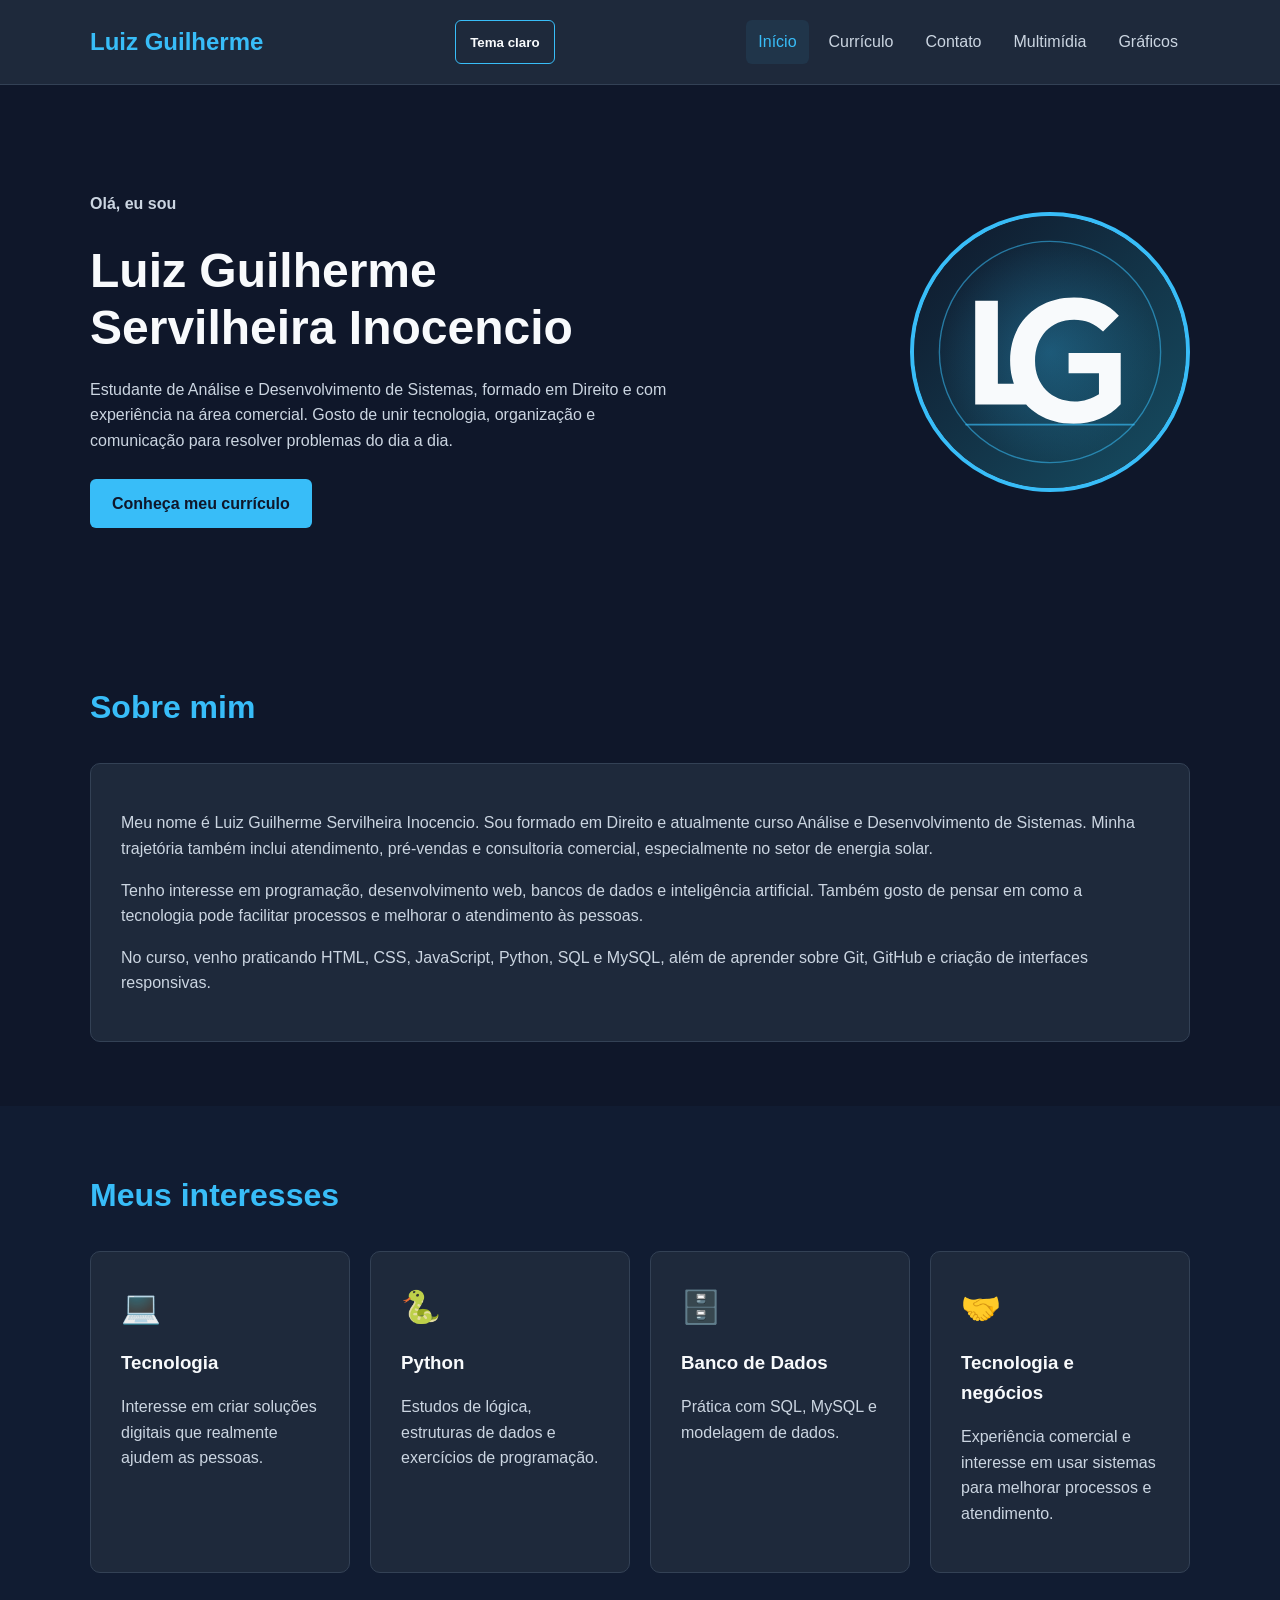
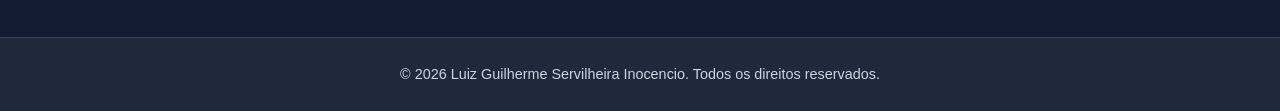
<file: index.html>
<!DOCTYPE html>
<html lang="pt-BR">
<head>
    <meta charset="UTF-8">
    <meta name="viewport" content="width=device-width, initial-scale=1.0">
    <meta name="description" content="Portfólio pessoal de Luiz Guilherme Servilheira Inocencio">
    <title>Início | Luiz Guilherme</title>
    <link rel="stylesheet" href="css/estilos.css">
</head>
<body>

    <header class="cabecalho">
        <div class="container">
            <h1>Luiz Guilherme</h1>
            <button type="button" class="botao-tema" id="alternar-tema" aria-label="Alternar tema claro e escuro">Tema claro</button>

            <nav class="navegacao" aria-label="Navegação principal">
                <ul>
                    <li><a href="index.html" class="ativo">Início</a></li>
                    <li><a href="curriculo.html">Currículo</a></li>
                    <li><a href="formulario.html">Contato</a></li>
                    <li><a href="multimidia.html">Multimídia</a></li>
                    <li><a href="graficos.html">Gráficos</a></li>
                </ul>
            </nav>
        </div>
    </header>

    <main>
        <section class="hero">
            <div class="container hero-conteudo">

                <div class="hero-texto">
                    <p class="destaque">Olá, eu sou</p>

                    <h2>Luiz Guilherme<br>Servilheira Inocencio</h2>

                    <p>
                        Estudante de Análise e Desenvolvimento de Sistemas,
                        formado em Direito e com experiência na área comercial.
                        Gosto de unir tecnologia, organização e comunicação
                        para resolver problemas do dia a dia.
                    </p>

                    <a href="curriculo.html" class="botao">
                        Conheça meu currículo
                    </a>
                </div>

                <div class="foto-container">
                    <img
                        src="img/perfil-luiz.svg"
                        alt="Ilustração com as iniciais LG, de Luiz Guilherme"
                        class="foto-perfil"
                    >
                </div>

            </div>
        </section>

        <section class="secao">
            <div class="container">

                <h2 class="titulo-secao">Sobre mim</h2>

                <article class="card sobre-mim">
                    <p>
                        Meu nome é Luiz Guilherme Servilheira Inocencio. Sou formado
                        em Direito e atualmente curso Análise e Desenvolvimento
                        de Sistemas. Minha trajetória também inclui atendimento,
                        pré-vendas e consultoria comercial, especialmente no setor de energia solar.
                    </p>

                    <p>
                        Tenho interesse em programação, desenvolvimento web,
                        bancos de dados e inteligência artificial. Também gosto
                        de pensar em como a tecnologia pode facilitar processos
                        e melhorar o atendimento às pessoas.
                    </p>

                    <p>
                        No curso, venho praticando HTML, CSS, JavaScript,
                        Python, SQL e MySQL, além de aprender sobre Git,
                        GitHub e criação de interfaces responsivas.
                    </p>
                </article>

            </div>
        </section>

        <section class="secao secao-alternativa">
            <div class="container">

                <h2 class="titulo-secao">Meus interesses</h2>

                <div class="grade-cards">

                    <article class="card">
                        <span class="icone">💻</span>
                        <h3>Tecnologia</h3>
                        <p>
                            Interesse em criar soluções digitais que
                            realmente ajudem as pessoas.
                        </p>
                    </article>

                    <article class="card">
                        <span class="icone">🐍</span>
                        <h3>Python</h3>
                        <p>
                            Estudos de lógica, estruturas de dados e
                            exercícios de programação.
                        </p>
                    </article>

                    <article class="card">
                        <span class="icone">🗄️</span>
                        <h3>Banco de Dados</h3>
                        <p>
                            Prática com SQL, MySQL e modelagem de dados.
                        </p>
                    </article>

                    <article class="card">
                        <span class="icone">🤝</span>
                        <h3>Tecnologia e negócios</h3>
                        <p>
                            Experiência comercial e interesse em usar sistemas
                            para melhorar processos e atendimento.
                        </p>
                    </article>

                </div>

            </div>
        </section>
    </main>

    <footer class="rodape">
        <div class="container">
            <p>&copy; 2026 Luiz Guilherme Servilheira Inocencio. Todos os direitos reservados.</p>
        </div>
    </footer>

    <script src="js/scripts.js" defer></script>
</body>
</html>
</file>
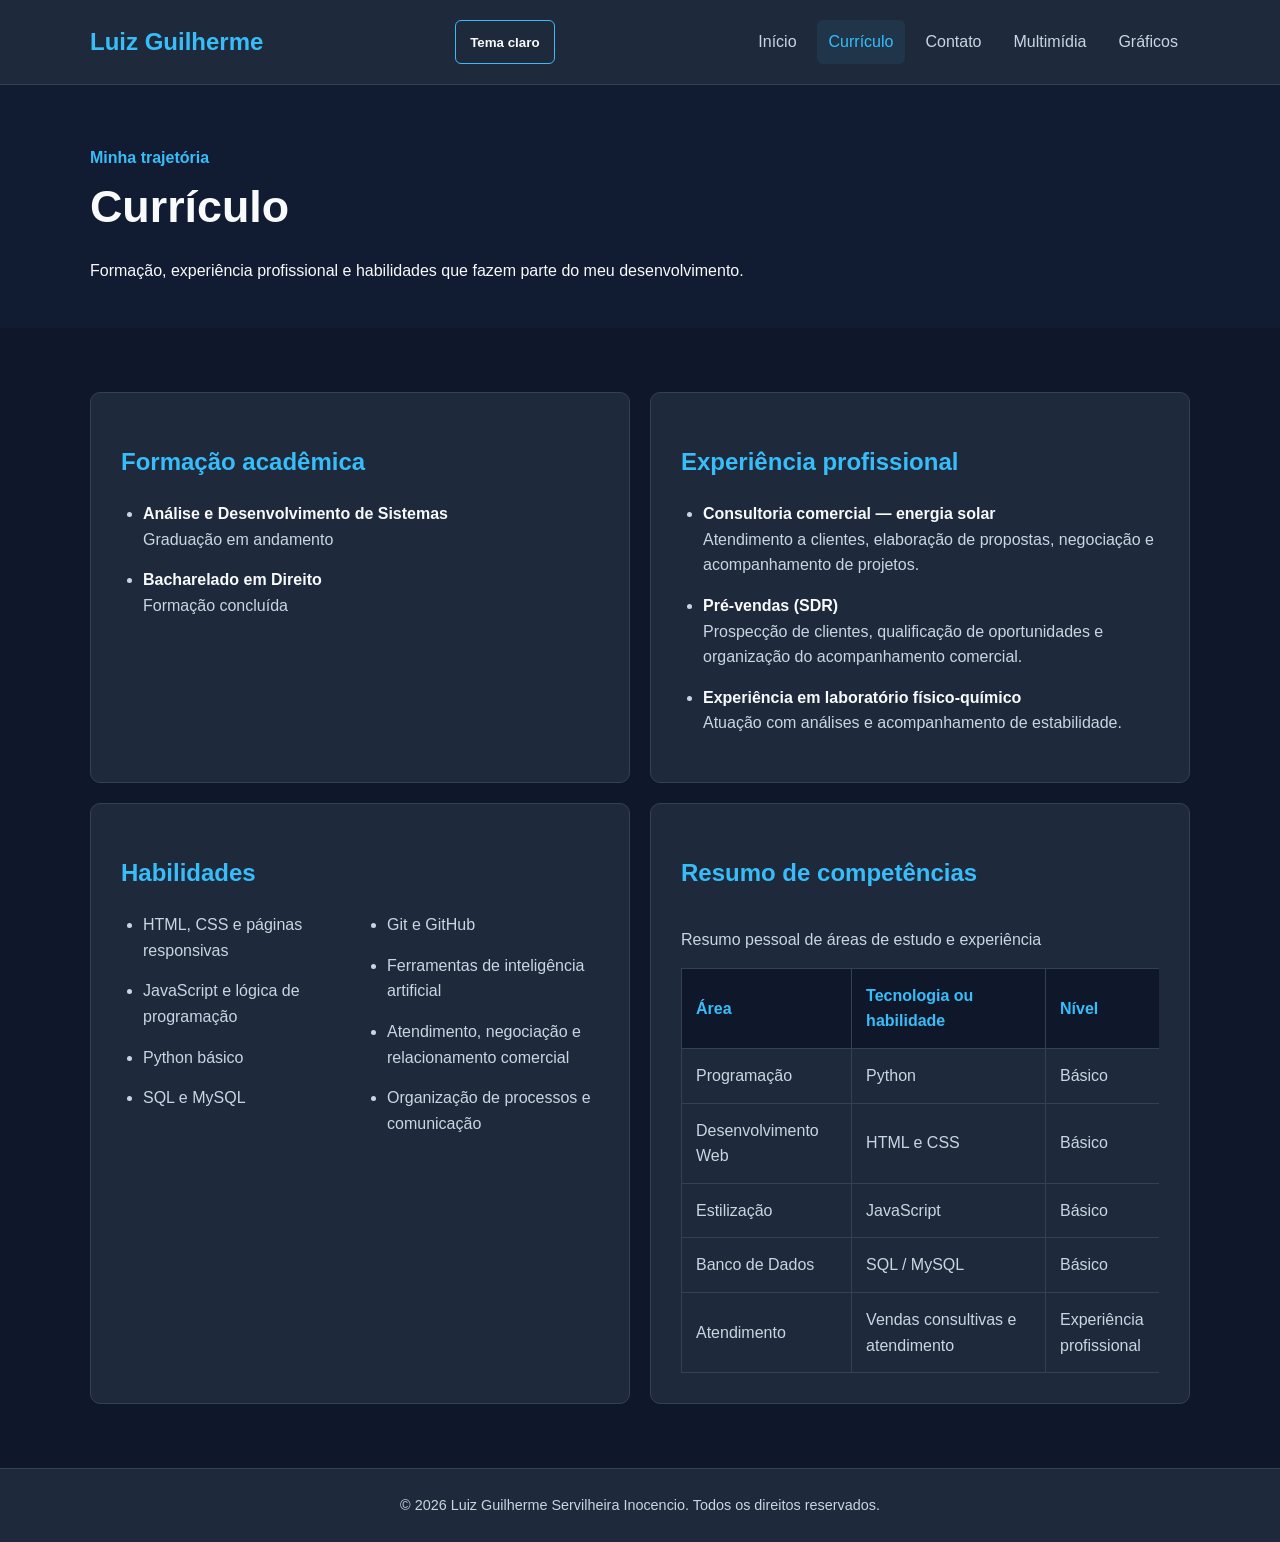
<file: curriculo.html>
<!DOCTYPE html>
<html lang="pt-BR">
<head>
    <meta charset="UTF-8">
    <meta name="viewport" content="width=device-width, initial-scale=1.0">
    <meta name="description" content="Currículo de Luiz Guilherme Servilheira Inocencio">
    <title>Currículo | Luiz Guilherme</title>
    <link rel="stylesheet" href="css/estilos.css">
</head>
<body>

    <header class="cabecalho">
        <div class="container">
            <h1>Luiz Guilherme</h1>
            <button type="button" class="botao-tema" id="alternar-tema" aria-label="Alternar tema claro e escuro">Tema claro</button>

            <nav class="navegacao" aria-label="Navegação principal">
                <ul>
                    <li><a href="index.html">Início</a></li>
                    <li><a href="curriculo.html" class="ativo">Currículo</a></li>
                    <li><a href="formulario.html">Contato</a></li>
                    <li><a href="multimidia.html">Multimídia</a></li>
                    <li><a href="graficos.html">Gráficos</a></li>
                </ul>
            </nav>
        </div>
    </header>

    <main>
        <section class="pagina-topo">
            <div class="container">
                <p class="destaque">Minha trajetória</p>
                <h2>Currículo</h2>
                <p>
                    Formação, experiência profissional e habilidades
                    que fazem parte do meu desenvolvimento.
                </p>
            </div>
        </section>

        <section class="secao">
            <div class="container grid-curriculo">

                <article class="card">
                    <h2 class="subtitulo">Formação acadêmica</h2>

                    <ul class="lista">
                        <li>
                            <strong>Análise e Desenvolvimento de Sistemas</strong>
                            <br>
                            Graduação em andamento
                        </li>
                        <li>
                            <strong>Bacharelado em Direito</strong>
                            <br>
                            Formação concluída
                        </li>
                    </ul>
                </article>

                <article class="card">
                    <h2 class="subtitulo">Experiência profissional</h2>

                    <ul class="lista">
                        <li>
                            <strong>Consultoria comercial — energia solar</strong>
                            <br>
                            Atendimento a clientes, elaboração de propostas,
                            negociação e acompanhamento de projetos.
                        </li>
                        <li>
                            <strong>Pré-vendas (SDR)</strong>
                            <br>
                            Prospecção de clientes, qualificação de oportunidades
                            e organização do acompanhamento comercial.
                        </li>
                        <li>
                            <strong>Experiência em laboratório físico-químico</strong>
                            <br>
                            Atuação com análises e acompanhamento de estabilidade.
                        </li>
                    </ul>
                </article>

                <article class="card">
                    <h2 class="subtitulo">Habilidades</h2>

                    <ul class="lista habilidades">
                        <li>HTML, CSS e páginas responsivas</li>
                        <li>JavaScript e lógica de programação</li>
                        <li>Python básico</li>
                        <li>SQL e MySQL</li>
                        <li>Git e GitHub</li>
                        <li>Ferramentas de inteligência artificial</li>
                        <li>Atendimento, negociação e relacionamento comercial</li>
                        <li>Organização de processos e comunicação</li>
                    </ul>
                </article>

                <article class="card">
                    <h2 class="subtitulo">Resumo de competências</h2>

                    <div class="tabela-container">
                        <table>
                            <caption>Resumo pessoal de áreas de estudo e experiência</caption>

                            <thead>
                                <tr>
                                    <th scope="col">Área</th>
                                    <th scope="col">Tecnologia ou habilidade</th>
                                    <th scope="col">Nível</th>
                                </tr>
                            </thead>

                            <tbody>
                                <tr>
                                    <td>Programação</td>
                                    <td>Python</td>
                                    <td>Básico</td>
                                </tr>

                                <tr>
                                    <td>Desenvolvimento Web</td>
                                    <td>HTML e CSS</td>
                                    <td>Básico</td>
                                </tr>

                                <tr>
                                    <td>Estilização</td>
                                    <td>JavaScript</td>
                                    <td>Básico</td>
                                </tr>

                                <tr>
                                    <td>Banco de Dados</td>
                                    <td>SQL / MySQL</td>
                                    <td>Básico</td>
                                </tr>

                                <tr>
                                    <td>Atendimento</td>
                                    <td>Vendas consultivas e atendimento</td>
                                    <td>Experiência profissional</td>
                                </tr>
                            </tbody>
                        </table>
                    </div>
                </article>

            </div>
        </section>
    </main>

    <footer class="rodape">
        <div class="container">
            <p>&copy; 2026 Luiz Guilherme Servilheira Inocencio. Todos os direitos reservados.</p>
        </div>
    </footer>

    <script src="js/scripts.js" defer></script>
</body>
</html>
</file>
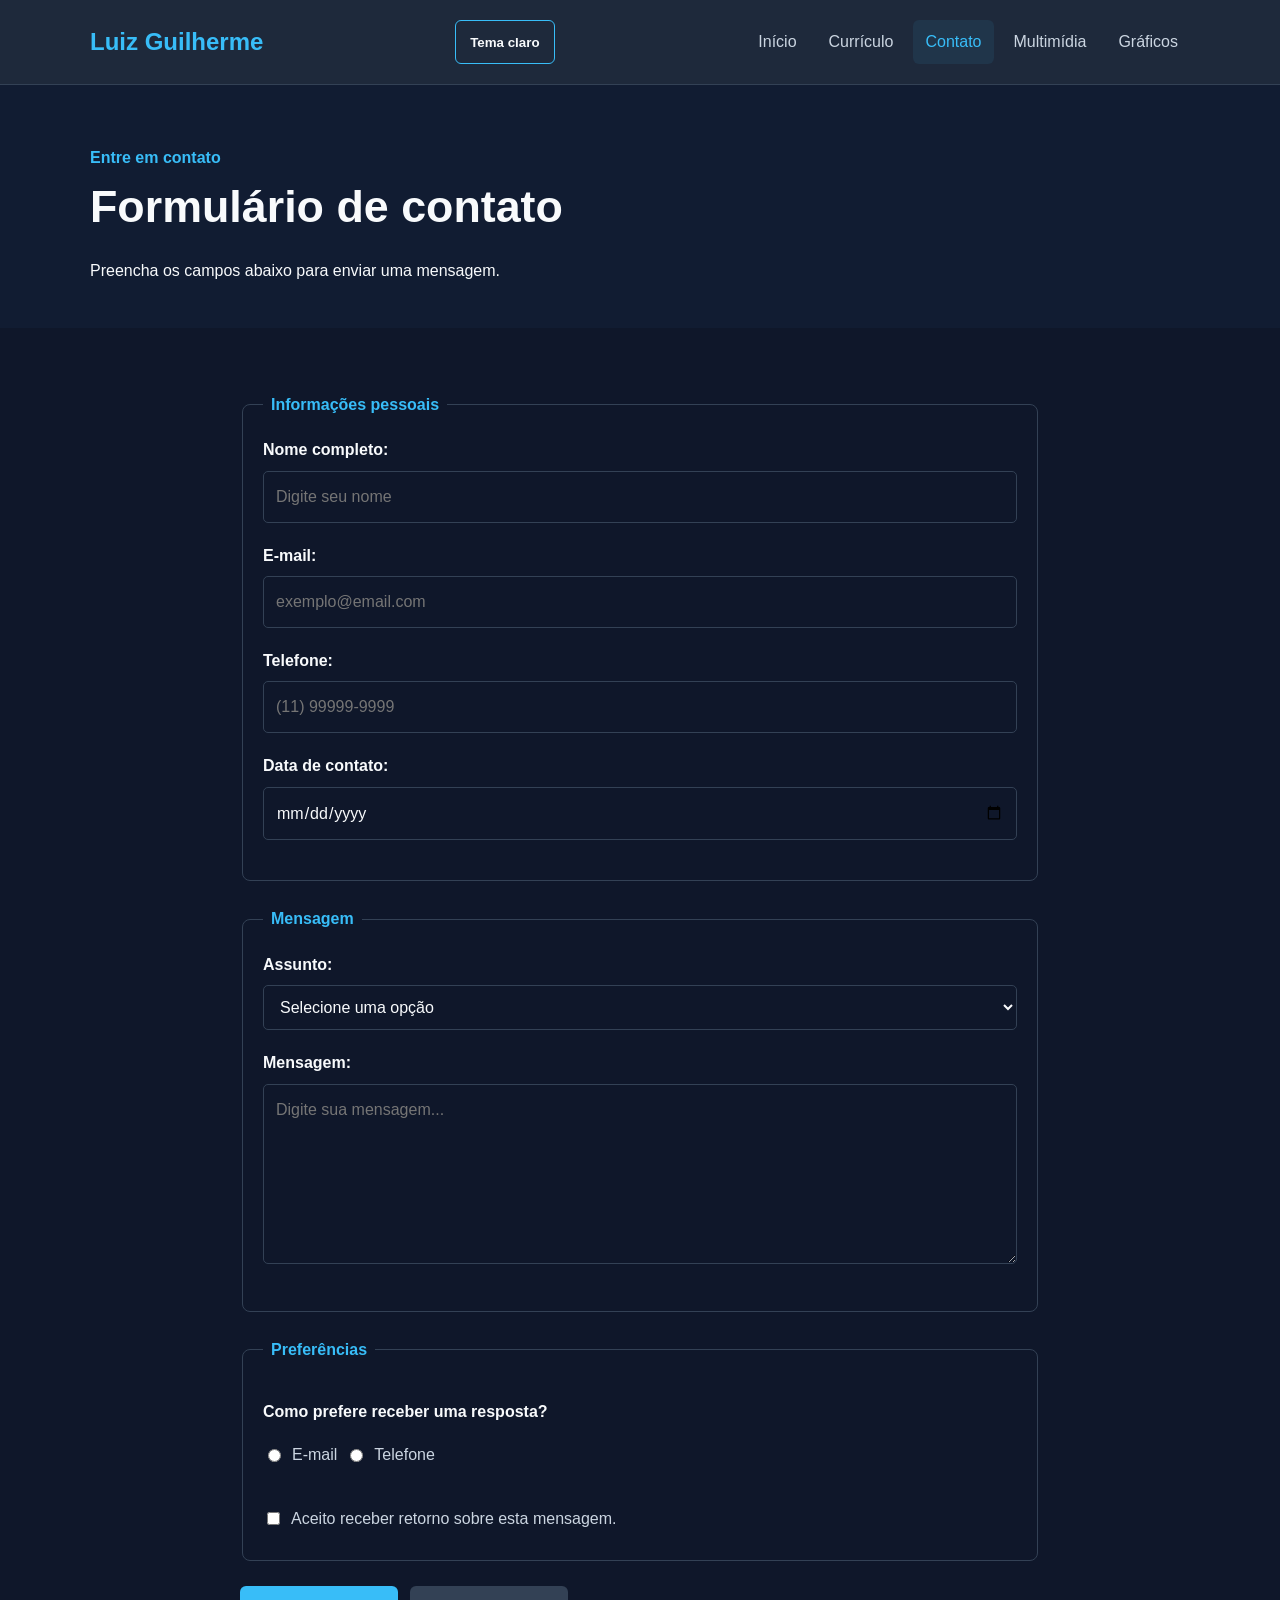
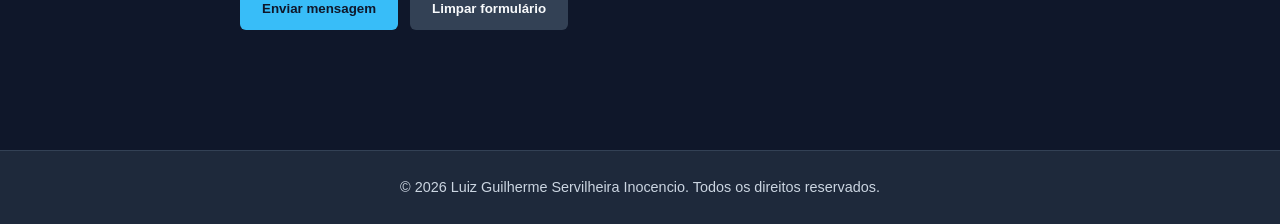
<file: formulario.html>
<!DOCTYPE html>
<html lang="pt-BR">
<head>
    <meta charset="UTF-8">
    <meta name="viewport" content="width=device-width, initial-scale=1.0">
    <meta name="description" content="Formulário de contato de Luiz Guilherme">
    <title>Contato | Luiz Guilherme</title>
    <link rel="stylesheet" href="css/estilos.css">
</head>
<body>

    <header class="cabecalho">
        <div class="container">
            <h1>Luiz Guilherme</h1>
            <button type="button" class="botao-tema" id="alternar-tema" aria-label="Alternar tema claro e escuro">Tema claro</button>

            <nav class="navegacao" aria-label="Navegação principal">
                <ul>
                    <li><a href="index.html">Início</a></li>
                    <li><a href="curriculo.html">Currículo</a></li>
                    <li><a href="formulario.html" class="ativo">Contato</a></li>
                    <li><a href="multimidia.html">Multimídia</a></li>
                    <li><a href="graficos.html">Gráficos</a></li>
                </ul>
            </nav>
        </div>
    </header>

    <main>
        <section class="pagina-topo">
            <div class="container">
                <p class="destaque">Entre em contato</p>
                <h2>Formulário de contato</h2>
                <p>
                    Preencha os campos abaixo para enviar uma mensagem.
                </p>
            </div>
        </section>

        <section class="secao">
            <div class="container">

                <form class="formulario" id="form-contato" action="#" method="post">

                    <fieldset>
                        <legend>Informações pessoais</legend>

                        <div class="campo">
                            <label for="nome">Nome completo:</label>
                            <input
                                type="text"
                                id="nome"
                                name="nome"
                                placeholder="Digite seu nome"
                                required
                            >
                        </div>

                        <div class="campo">
                            <label for="email">E-mail:</label>
                            <input
                                type="email"
                                id="email"
                                name="email"
                                placeholder="exemplo@email.com"
                                required
                            >
                        </div>

                        <div class="campo">
                            <label for="telefone">Telefone:</label>
                            <input
                                type="tel"
                                id="telefone"
                                name="telefone"
                                placeholder="(11) 99999-9999"
                                required
                            >
                        </div>

                        <div class="campo">
                            <label for="data">Data de contato:</label>
                            <input
                                type="date"
                                id="data"
                                name="data"
                                required
                            >
                        </div>

                    </fieldset>

                    <fieldset>
                        <legend>Mensagem</legend>

                        <div class="campo">
                            <label for="assunto">Assunto:</label>
                            <select id="assunto" name="assunto" required>
                                <option value="">Selecione uma opção</option>
                                <option value="duvida">Dúvida</option>
                                <option value="proposta">Proposta profissional</option>
                                <option value="feedback">Feedback</option>
                                <option value="outro">Outro</option>
                            </select>
                        </div>

                        <div class="campo">
                            <label for="mensagem">Mensagem:</label>
                            <textarea
                                id="mensagem"
                                name="mensagem"
                                rows="6"
                                placeholder="Digite sua mensagem..."
                                required
                            ></textarea>
                        </div>

                    </fieldset>

                    <fieldset>
                        <legend>Preferências</legend>

                        <p class="label-grupo">
                            Como prefere receber uma resposta?
                        </p>

                        <div class="opcoes">
                            <label>
                                <input
                                    type="radio"
                                    name="preferencia"
                                    value="email"
                                    required
                                >
                                E-mail
                            </label>

                            <label>
                                <input
                                    type="radio"
                                    name="preferencia"
                                    value="telefone"
                                >
                                Telefone
                            </label>
                        </div>

                        <label class="checkbox">
                            <input
                                type="checkbox"
                                name="aceite"
                                value="sim"
                                required
                            >
                            Aceito receber retorno sobre esta mensagem.
                        </label>

                    </fieldset>

                    <div class="acoes-formulario">
                        <button type="submit" class="botao">
                            Enviar mensagem
                        </button>

                        <button type="reset" class="botao botao-secundario">
                            Limpar formulário
                        </button>
                    </div>

                    <p id="mensagem-formulario" class="mensagem-formulario" role="status" aria-live="polite"></p>
                </form>

            </div>
        </section>
    </main>

    <footer class="rodape">
        <div class="container">
            <p>&copy; 2026 Luiz Guilherme Servilheira Inocencio. Todos os direitos reservados.</p>
        </div>
    </footer>

    <script src="js/scripts.js" defer></script>
</body>
</html>
</file>
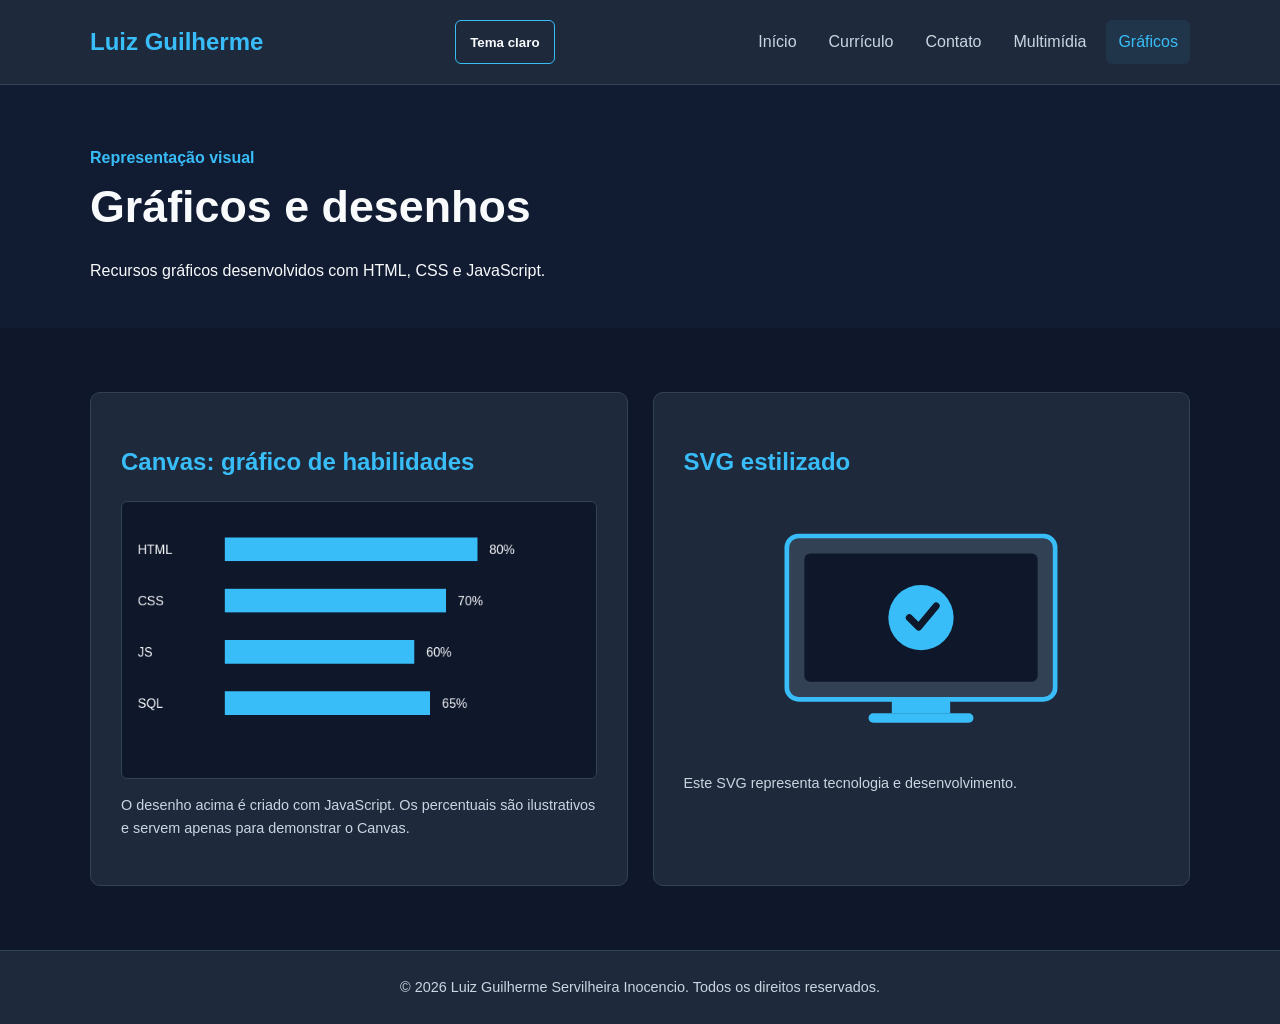
<file: graficos.html>
<!DOCTYPE html>
<html lang="pt-BR">
<head>
    <meta charset="UTF-8">
    <meta name="viewport" content="width=device-width, initial-scale=1.0">
    <meta name="description" content="Gráficos e desenhos do portfólio de Luiz Guilherme">
    <title>Gráficos | Luiz Guilherme</title>
    <link rel="stylesheet" href="css/estilos.css">
</head>
<body>

    <header class="cabecalho">
        <div class="container">
            <h1>Luiz Guilherme</h1>
            <button type="button" class="botao-tema" id="alternar-tema" aria-label="Alternar tema claro e escuro">Tema claro</button>

            <nav class="navegacao" aria-label="Navegação principal">
                <ul>
                    <li><a href="index.html">Início</a></li>
                    <li><a href="curriculo.html">Currículo</a></li>
                    <li><a href="formulario.html">Contato</a></li>
                    <li><a href="multimidia.html">Multimídia</a></li>
                    <li><a href="graficos.html" class="ativo">Gráficos</a></li>
                </ul>
            </nav>
        </div>
    </header>

    <main>
        <section class="pagina-topo">
            <div class="container">
                <p class="destaque">Representação visual</p>
                <h2>Gráficos e desenhos</h2>
                <p>
                    Recursos gráficos desenvolvidos com HTML, CSS e JavaScript.
                </p>
            </div>
        </section>

        <section class="secao">
            <div class="container grade-graficos">

                <article class="card">
                    <h2 class="subtitulo">Canvas: gráfico de habilidades</h2>

                    <canvas
                        id="graficoHabilidades"
                        width="600"
                        height="350">
                        Seu navegador não suporta o elemento canvas.
                    </canvas>

                    <p class="observacao">
                        O desenho acima é criado com JavaScript. Os percentuais
                        são ilustrativos e servem apenas para demonstrar o Canvas.
                    </p>
                </article>

                <article class="card">
                    <h2 class="subtitulo">SVG estilizado</h2>

                    <svg
                        class="svg-tecnologia"
                        viewBox="0 0 300 220"
                        role="img"
                        aria-label="Ilustração vetorial de um monitor de computador">

                        <rect
                            class="svg-monitor"
                            x="35"
                            y="30"
                            width="230"
                            height="140"
                            rx="10">
                        </rect>

                        <rect
                            class="svg-tela"
                            x="50"
                            y="45"
                            width="200"
                            height="110"
                            rx="5">
                        </rect>

                        <circle
                            class="svg-circulo"
                            cx="150"
                            cy="100"
                            r="28">
                        </circle>

                        <path
                            class="svg-linha"
                            d="M140 100 L148 108 L163 90">
                        </path>

                        <rect
                            class="svg-base"
                            x="125"
                            y="170"
                            width="50"
                            height="12">
                        </rect>

                        <rect
                            class="svg-pe"
                            x="105"
                            y="182"
                            width="90"
                            height="8"
                            rx="4">
                        </rect>

                    </svg>

                    <p class="observacao">
                        Este SVG representa tecnologia e desenvolvimento.
                    </p>
                </article>

            </div>
        </section>
    </main>

    <footer class="rodape">
        <div class="container">
            <p>&copy; 2026 Luiz Guilherme Servilheira Inocencio. Todos os direitos reservados.</p>
        </div>
    </footer>

    <script src="js/scripts.js" defer></script>
</body>
</html>
</file>
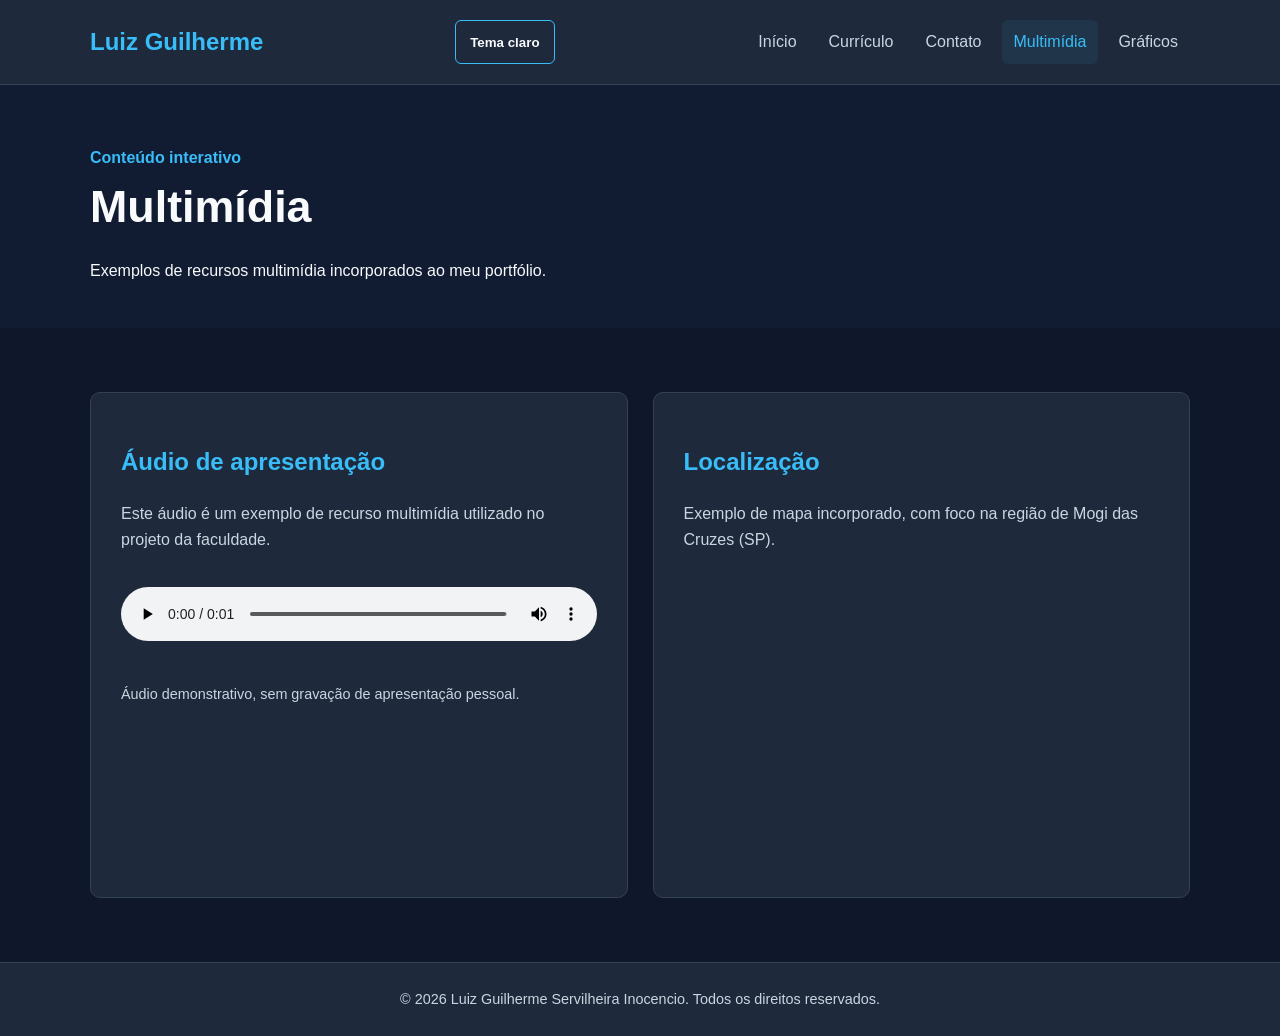
<file: multimidia.html>
<!DOCTYPE html>
<html lang="pt-BR">
<head>
    <meta charset="UTF-8">
    <meta name="viewport" content="width=device-width, initial-scale=1.0">
    <meta name="description" content="Conteúdos multimídia do portfólio de Luiz Guilherme">
    <title>Multimídia | Luiz Guilherme</title>
    <link rel="stylesheet" href="css/estilos.css">
</head>
<body>

    <header class="cabecalho">
        <div class="container">
            <h1>Luiz Guilherme</h1>
            <button type="button" class="botao-tema" id="alternar-tema" aria-label="Alternar tema claro e escuro">Tema claro</button>

            <nav class="navegacao" aria-label="Navegação principal">
                <ul>
                    <li><a href="index.html">Início</a></li>
                    <li><a href="curriculo.html">Currículo</a></li>
                    <li><a href="formulario.html">Contato</a></li>
                    <li><a href="multimidia.html" class="ativo">Multimídia</a></li>
                    <li><a href="graficos.html">Gráficos</a></li>
                </ul>
            </nav>
        </div>
    </header>

    <main>
        <section class="pagina-topo">
            <div class="container">
                <p class="destaque">Conteúdo interativo</p>
                <h2>Multimídia</h2>
                <p>
                    Exemplos de recursos multimídia incorporados ao meu portfólio.
                </p>
            </div>
        </section>

        <section class="secao">
            <div class="container grade-multimidia">

                <article class="card">
                    <h2 class="subtitulo">Áudio de apresentação</h2>

                    <p>
                        Este áudio é um exemplo de recurso multimídia
                        utilizado no projeto da faculdade.
                    </p>

                    <audio controls preload="metadata">
                        <source src="media/apresentacao.wav" type="audio/wav">
                        Seu navegador não conseguiu carregar o áudio.
                    </audio>

                    <p class="observacao">
                        Áudio demonstrativo, sem gravação de apresentação pessoal.
                    </p>
                </article>

                <article class="card">
                    <h2 class="subtitulo">Localização</h2>

                    <p>
                        Exemplo de mapa incorporado, com foco na região
                        de Mogi das Cruzes (SP).
                    </p>

                    <div class="iframe-container">
                        <iframe
                            src="https://www.openstreetmap.org/export/embed.html?bbox=-46.23%2C-23.56%2C-46.14%2C-23.48&amp;layer=mapnik"
                            title="Mapa da região de Mogi das Cruzes, São Paulo"
                            loading="lazy">
                        </iframe>
                    </div>
                </article>

            </div>
        </section>
    </main>

    <footer class="rodape">
        <div class="container">
            <p>&copy; 2026 Luiz Guilherme Servilheira Inocencio. Todos os direitos reservados.</p>
        </div>
    </footer>

    <script src="js/scripts.js" defer></script>
</body>
</html>
</file>
<file: css/estilos.css>
/* CP3 | Portfólio de Luiz Guilherme | mobile-first */
*{box-sizing:border-box}
:root{--cor-fundo:#0f172a;--cor-superficie:#1e293b;--cor-destaque:#38bdf8;--cor-texto:#f8fafc;--cor-texto-secundario:#cbd5e1;--cor-borda:#334155;--cor-faixa:#111c32;--cor-cabecalho-tabela:#0f172a}
body[data-tema="claro"]{--cor-fundo:#f1f5f9;--cor-superficie:#fff;--cor-destaque:#0369a1;--cor-texto:#172033;--cor-texto-secundario:#475569;--cor-borda:#cbd5e1;--cor-faixa:#e2e8f0;--cor-cabecalho-tabela:#e2e8f0}
html{overflow-x:hidden}body{margin:0;min-width:0;overflow-x:hidden;font-family:Arial,Helvetica,sans-serif;background:var(--cor-fundo);color:var(--cor-texto);line-height:1.6}a{color:inherit;text-decoration:none}ul{list-style:none}img,video{max-width:100%;height:auto}.container{width:90%;max-width:1100px;margin-inline:auto}
.cabecalho{background:var(--cor-superficie);border-bottom:1px solid var(--cor-borda);padding:16px 0}.cabecalho .container{display:flex;flex-direction:column;align-items:stretch;gap:12px}.cabecalho h1{color:var(--cor-destaque);font-size:1.5rem;text-align:center;margin:0}.navegacao ul{display:flex;flex-direction:column;flex-wrap:wrap;gap:8px;padding:0;margin:0}.navegacao a{display:flex;min-height:44px;align-items:center;justify-content:center;padding:8px 12px;border-radius:6px;color:var(--cor-texto-secundario);transition:color .3s,background .3s}.navegacao a:hover,.navegacao a:focus-visible,.navegacao a.ativo{color:var(--cor-destaque);background:rgba(56,189,248,.08)}
.botao-tema{align-self:center;min-height:44px;padding:8px 14px;border:1px solid var(--cor-destaque);border-radius:6px;background:transparent;color:var(--cor-texto);font-weight:700;cursor:pointer}.botao-tema:hover,.botao-tema:focus-visible{background:rgba(56,189,248,.12)}
.hero{padding:48px 0}.hero-conteudo{display:flex;flex-direction:column-reverse;align-items:center;gap:32px;text-align:center}.hero-texto{max-width:600px}.destaque{color:var(--cor-destaque);font-weight:bold;margin-bottom:10px}.hero h2{font-size:clamp(2rem,9vw,3rem);line-height:1.2;margin:0 0 20px}.hero p{color:var(--cor-texto-secundario);margin-bottom:25px}.foto-container{width:min(70vw,220px);aspect-ratio:1;border:4px solid var(--cor-destaque);border-radius:50%;overflow:hidden;background:var(--cor-superficie);display:flex;align-items:center;justify-content:center}.foto-perfil{width:100%;height:100%;object-fit:cover}
.botao{display:inline-flex;min-height:44px;align-items:center;justify-content:center;background:var(--cor-destaque);color:var(--cor-fundo);padding:12px 22px;border:0;border-radius:6px;font-weight:bold;cursor:pointer;transition:opacity .3s}.botao:hover,.botao:focus-visible{opacity:.85}.botao-secundario{background:var(--cor-borda);color:var(--cor-texto)}
.secao{padding:48px 0}.secao-alternativa{background:var(--cor-faixa)}.titulo-secao{font-size:clamp(1.7rem,7vw,2rem);margin:0 0 30px;color:var(--cor-destaque)}.subtitulo{color:var(--cor-destaque);margin-bottom:20px}.pagina-topo{padding:44px 0;background:var(--cor-faixa);color:var(--cor-texto)}.pagina-topo h2{font-size:clamp(2rem,8vw,2.8rem);margin:0 0 10px;color:var(--cor-texto)}.pagina-topo p{margin-bottom:0}
.card{min-width:0;background:var(--cor-superficie);border:1px solid var(--cor-borda);border-radius:10px;padding:24px}.card p{color:var(--cor-texto-secundario);margin-bottom:15px}.grade-cards{display:flex;flex-direction:column;flex-wrap:wrap;gap:20px}.grade-cards .card{flex:1 1 220px}.icone{font-size:2rem;display:block;margin-bottom:15px}.card h3{margin-top:0;margin-bottom:10px}.grid-curriculo{display:grid;grid-template-columns:1fr;gap:20px}.lista{list-style:disc;padding-left:22px}.lista li{margin-bottom:15px;color:var(--cor-texto-secundario)}.lista strong{color:var(--cor-texto)}.habilidades{columns:1}
.tabela-container{width:100%;overflow-x:auto}table{width:100%;min-width:520px;border-collapse:collapse;margin-top:15px}caption{text-align:left;margin-bottom:15px;color:var(--cor-texto-secundario)}th,td{border:1px solid var(--cor-borda);padding:14px;text-align:left}th{background:var(--cor-cabecalho-tabela);color:var(--cor-destaque)}td{color:var(--cor-texto-secundario)}
.formulario{width:100%;max-width:800px;margin-inline:auto}fieldset{min-width:0;border:1px solid var(--cor-borda);border-radius:8px;padding:20px;margin-bottom:25px}legend{color:var(--cor-destaque);font-weight:bold;padding:0 8px}.campo{margin-bottom:20px}.campo label,.label-grupo{display:block;margin-bottom:8px;font-weight:bold}input,select,textarea{width:100%;min-height:44px;padding:12px;border:1px solid var(--cor-borda);border-radius:5px;background:var(--cor-fundo);color:var(--cor-texto);font:inherit}textarea{resize:vertical}.opcoes{display:flex;flex-direction:column;flex-wrap:wrap;gap:8px;margin-bottom:20px}.opcoes label,.checkbox{display:flex;min-height:44px;align-items:center;gap:8px;color:var(--cor-texto-secundario)}.opcoes input,.checkbox input{width:auto;min-height:auto}.acoes-formulario{display:flex;flex-direction:column;gap:12px}.mensagem-formulario{min-height:1.5em;margin-top:16px;padding:10px 12px;border-radius:6px;color:var(--cor-texto)}.mensagem-formulario.sucesso{background:rgba(22,163,74,.15);border:1px solid #16a34a}.mensagem-formulario.erro{background:rgba(220,38,38,.12);border:1px solid #dc2626}
.grade-multimidia,.grade-graficos{display:grid;grid-template-columns:1fr;gap:25px}audio{width:100%;max-width:100%;margin:20px 0}.iframe-container{width:100%;height:300px;overflow:hidden;border-radius:8px}iframe{width:100%;height:100%;border:0}.observacao{font-size:.9rem;color:var(--cor-texto-secundario)}canvas{display:block;width:100%;max-width:600px;height:auto;background:var(--cor-fundo);border:1px solid var(--cor-borda);border-radius:6px}.svg-tecnologia{width:100%;max-width:350px;height:auto;display:block;margin-inline:auto}.svg-monitor{fill:#334155;stroke:var(--cor-destaque);stroke-width:4}.svg-tela{fill:var(--cor-fundo)}.svg-circulo,.svg-base,.svg-pe{fill:var(--cor-destaque)}.svg-linha{fill:none;stroke:var(--cor-fundo);stroke-width:6;stroke-linecap:round;stroke-linejoin:round}
.rodape{background:var(--cor-superficie);border-top:1px solid var(--cor-borda);padding:25px 0;text-align:center}.rodape p{color:var(--cor-texto-secundario);font-size:.9rem;margin:0}
@media(min-width:600px){.navegacao ul{flex-direction:row;justify-content:center}.acoes-formulario,.opcoes{flex-direction:row}}
@media(min-width:768px){.cabecalho{padding:20px 0}.cabecalho .container{flex-direction:row;align-items:center;justify-content:space-between;gap:20px}.cabecalho h1{text-align:left}.navegacao ul{justify-content:flex-end}.hero{padding:72px 0}.hero-conteudo{flex-direction:row;justify-content:space-between;text-align:left;gap:50px}.foto-container{width:260px;flex:0 0 260px}.secao{padding:64px 0}.grade-cards{flex-direction:row}.grid-curriculo{grid-template-columns:repeat(2,minmax(0,1fr))}.habilidades{columns:2;column-gap:32px}.grade-multimidia,.grade-graficos{grid-template-columns:repeat(2,minmax(0,1fr))}}
@media(min-width:1024px){.hero{padding:90px 0}.foto-container{width:280px;flex-basis:280px}.card{padding:30px}}
</file>
